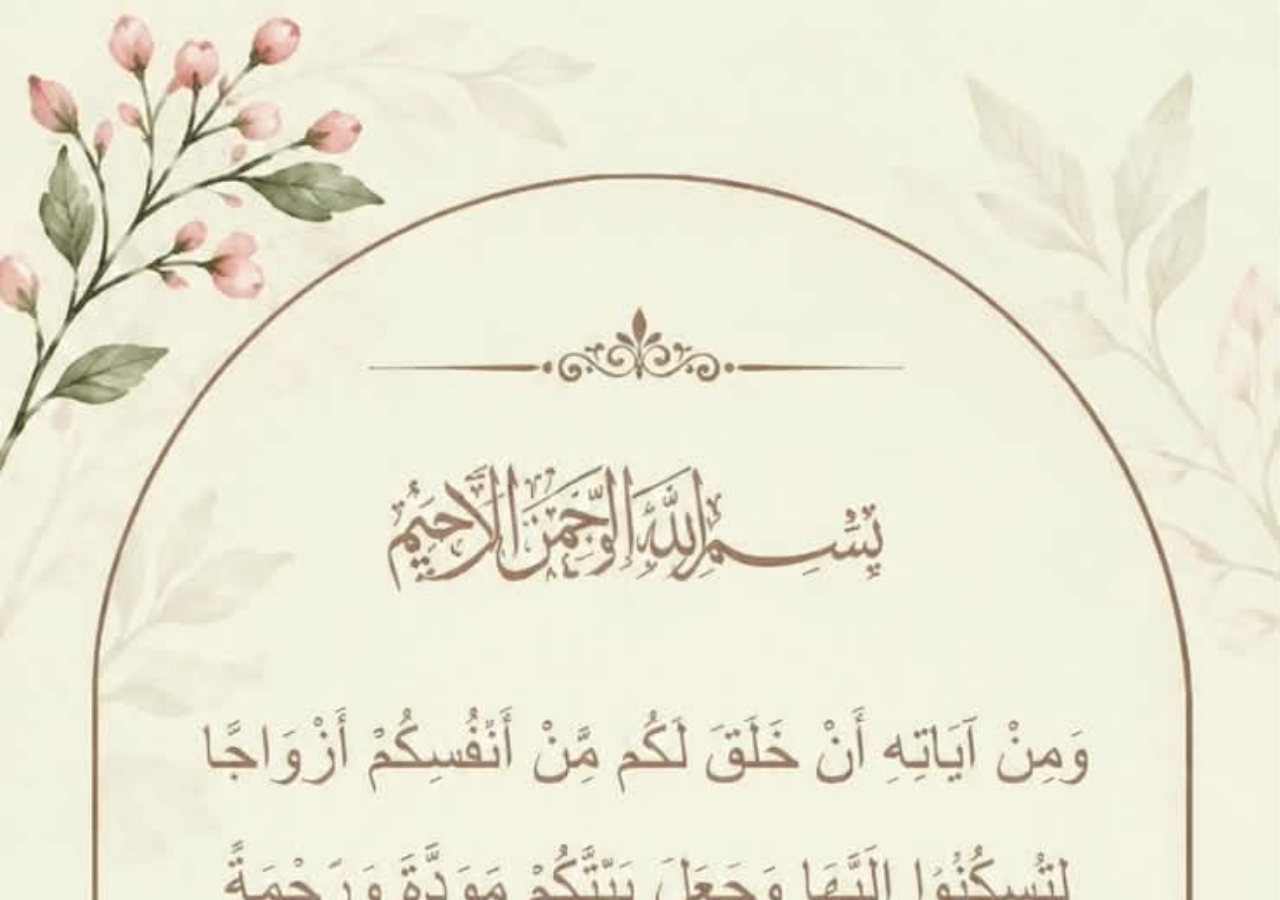
<file: index.html>
<!DOCTYPE html>
<html lang="en">
<head>
<meta charset="UTF-8">
<meta name="viewport" content="width=device-width, initial-scale=1.0, viewport-fit=cover">
<title>Osama & Sana | Nikah Invitation</title>
<style>
  *{box-sizing:border-box; margin:0; padding:0;}
  html,body{ width:100%; background:#1c0306; }
  body{ -webkit-tap-highlight-color:transparent; }

  .stage{
    position:fixed;
    inset:0;
    overflow:auto;
    background:#1c0306;
    transition:opacity .55s ease;
  }
  .stage.leaving{ opacity:0; }

  .frame{
    position:relative;
    width:100%;
    line-height:0;
    font-size:0;
  }
  .frame img{
    width:100%;
    height:120%;
    display:block;
    user-select:none;
    -webkit-user-drag:none;
  }

  .hot{
    position:absolute;
    border:none;
    cursor:pointer;
    -webkit-tap-highlight-color:transparent;
    display:block;
    border-radius:40px;
    background:rgba(227,201,138,0);
    box-shadow:0 0 0 rgba(227,201,138,0);
    transition:background-color .45s ease, box-shadow .45s ease;
  }
  .hot:focus-visible{
    outline:2px solid rgba(227,201,138,.9);
    outline-offset:3px;
  }
  .hot.firing{
    background:rgba(227,201,138,.85);
    box-shadow:0 0 26px 6px rgba(227,201,138,.55);
  }

  /* gentle looping invitation glow so it's obvious this is tappable */
  @keyframes invitePulse{
    0%, 100% { box-shadow:0 0 0 rgba(227,201,138,0); }
    50%      { box-shadow:0 0 35px 12px rgba(189, 134, 6, 0.45); }
  }
  #btnEnter{
    animation: invitePulse 2.4s ease-in-out infinite;
  }
  #btnEnter.firing{
    animation: none;
  }
  @media (prefers-reduced-motion: reduce){
    #btnEnter{ animation:none; }
  }

  /* INSHAALLAH button — re-measured directly from hero.jpg pixel coordinates
     (border box: x 341–679, y 1182–1265 out of 1024×1536), with a small
     comfortable margin added around it for an easy tap target */
  #btnEnter{
    left:30.5%;
    width:39.5%;
    top:56.3%;
    height:4%;
  }
</style>
</head>
<body>

  <div class="stage" id="stage">
    <div class="frame">
      <img src="assets/hero.jpg" alt="Bismillah and Surah Ar-Rum, Verse 21 — We created you in pairs">
      <button class="hot" id="btnEnter" type="button" aria-label="Continue to invitation — Inshaallah"></button>
    </div>
  </div>

<script>
  (function(){
    var stage = document.getElementById('stage');
    var btnEnter = document.getElementById('btnEnter');

    btnEnter.addEventListener('click', function(){
      if (btnEnter.classList.contains('firing')) return;
      btnEnter.classList.add('firing');

      setTimeout(function(){
        stage.classList.add('leaving');
      }, 420);

      setTimeout(function(){
        window.location.href = 'invitation.html';
      }, 950);
    });
  })();
</script>

</body>
</html>
</file>
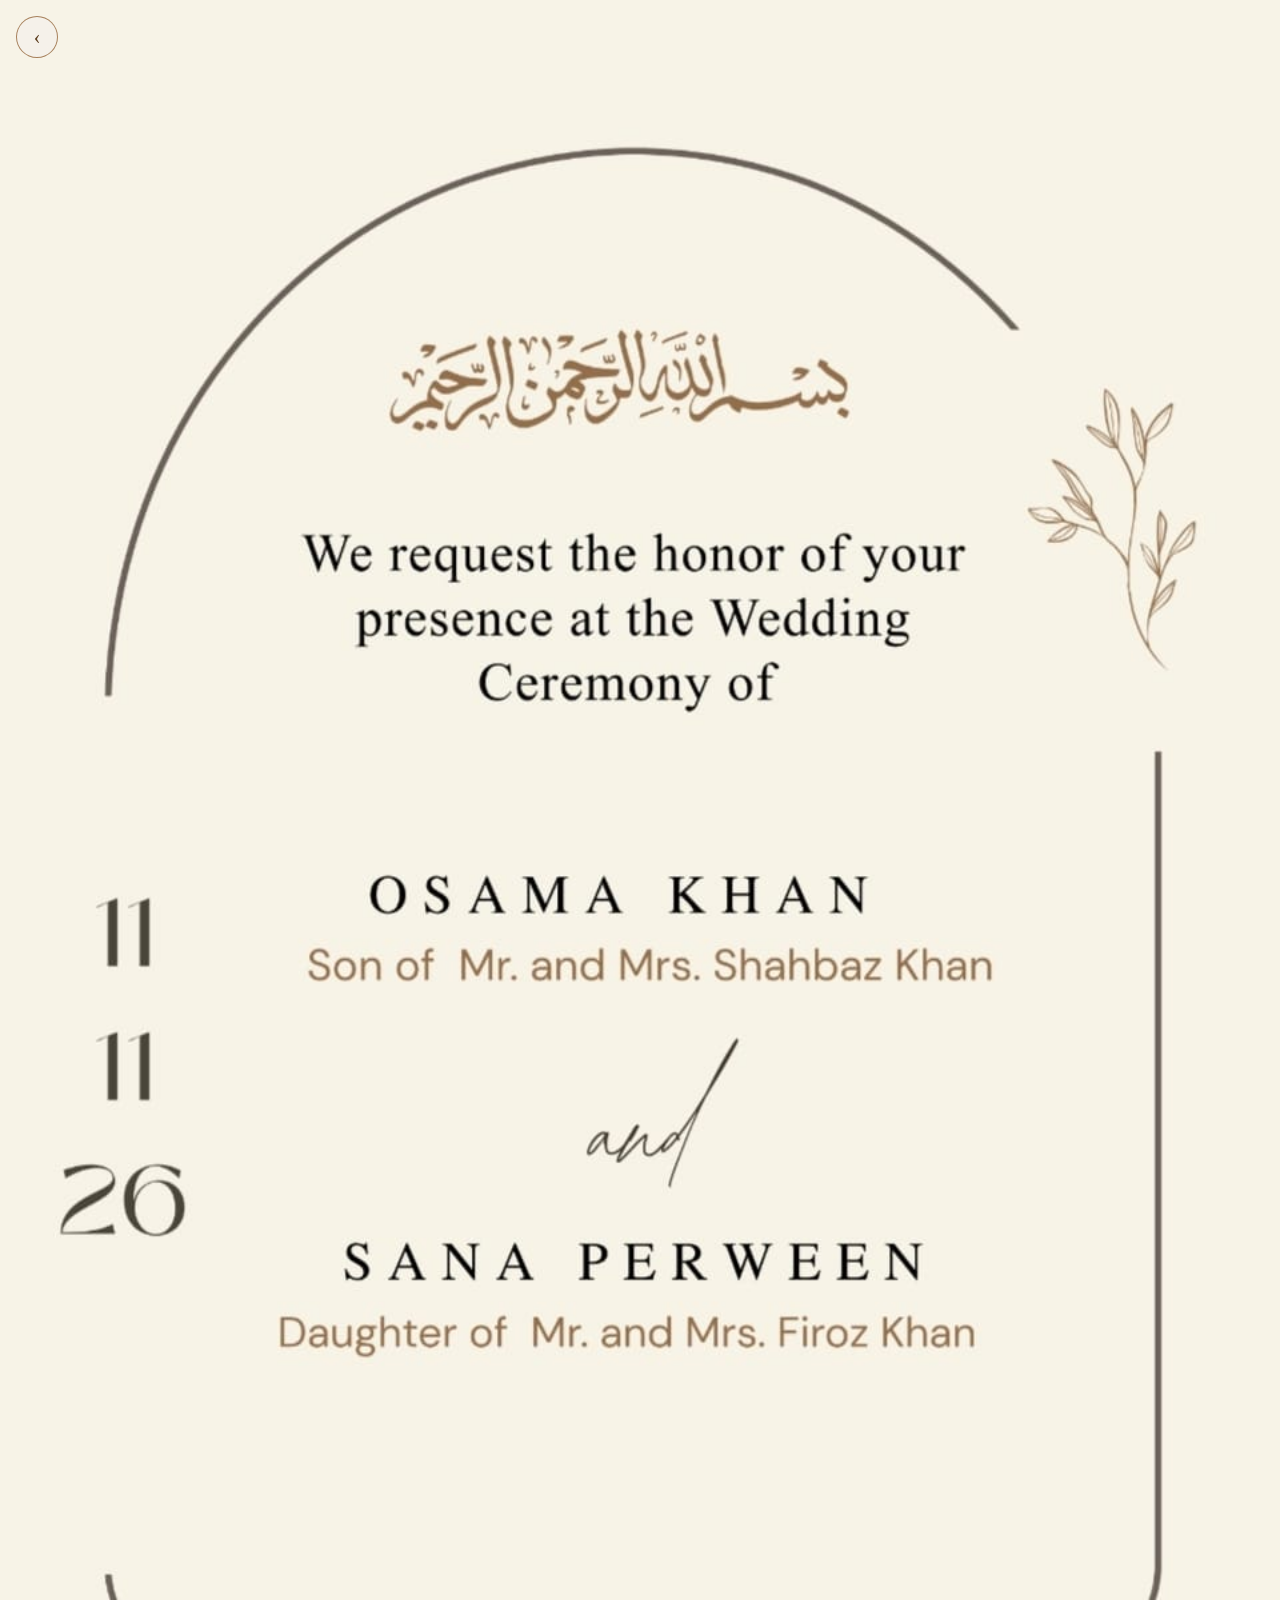
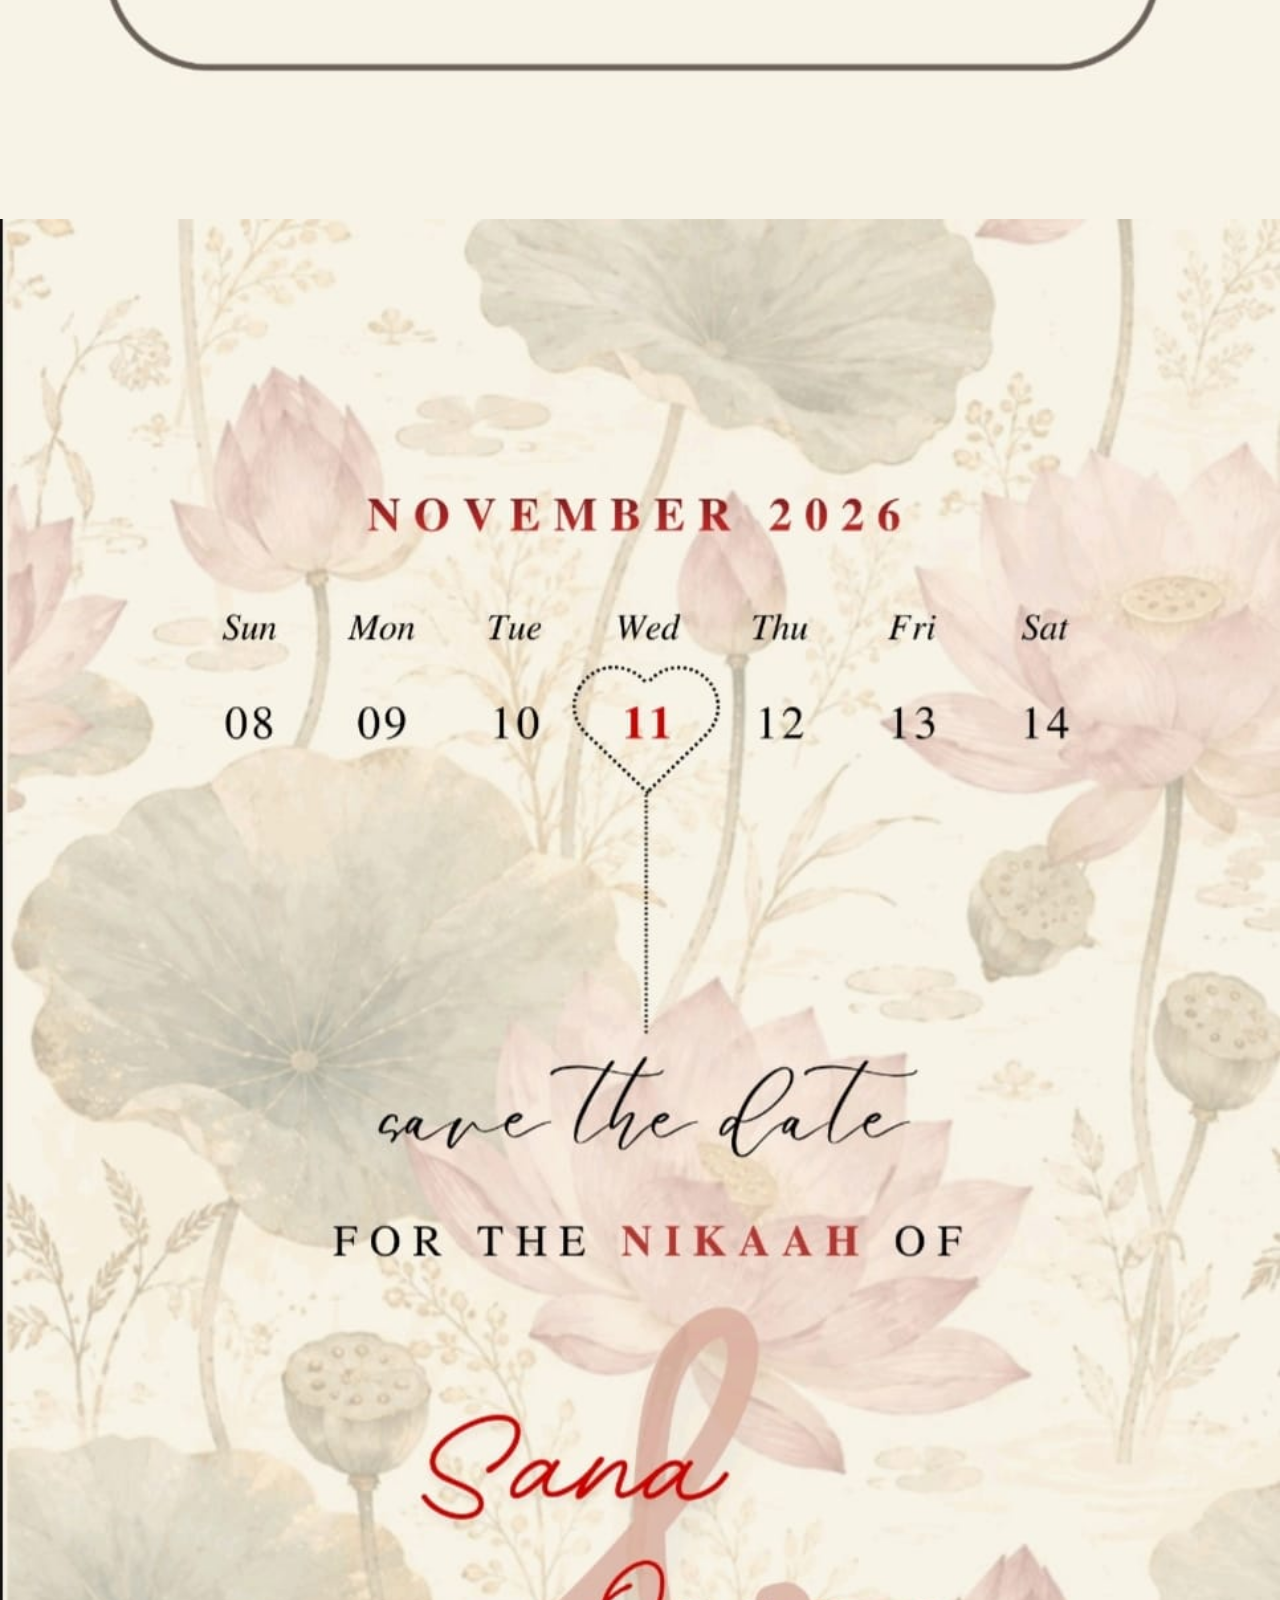
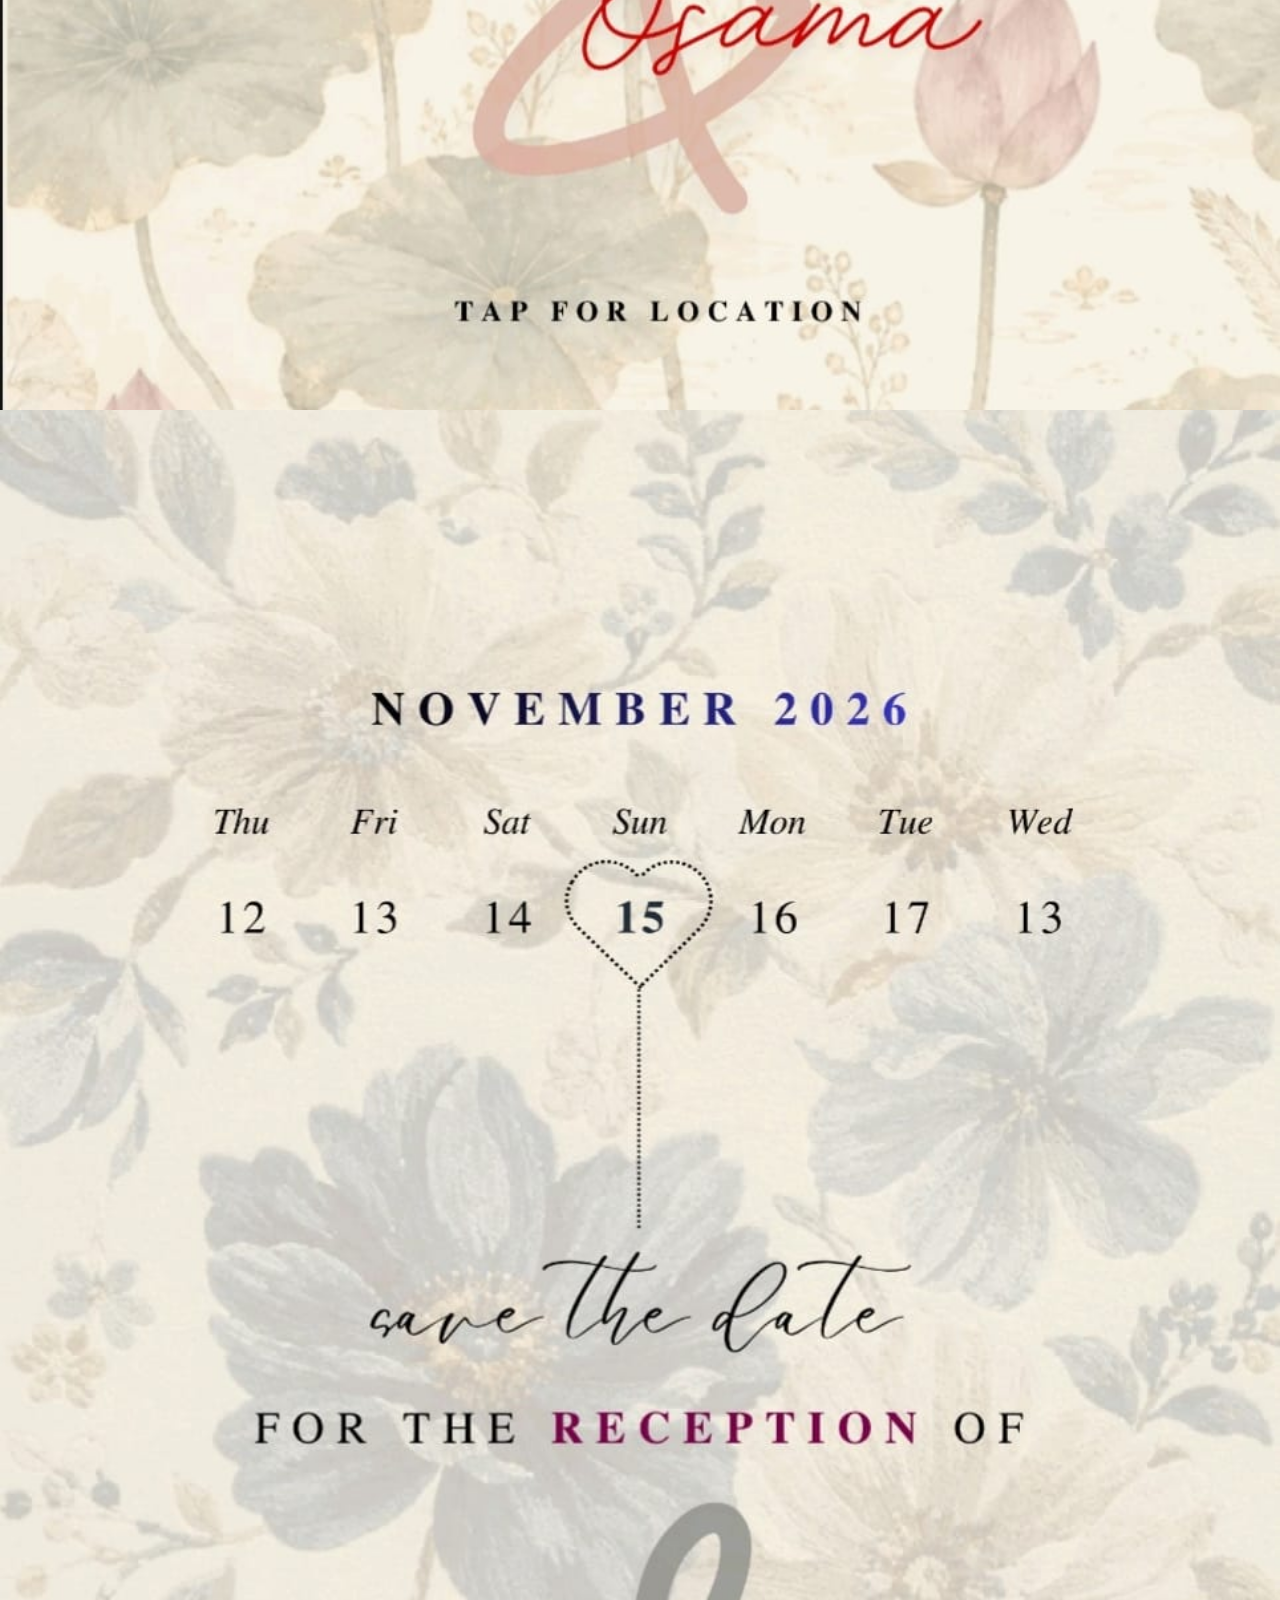
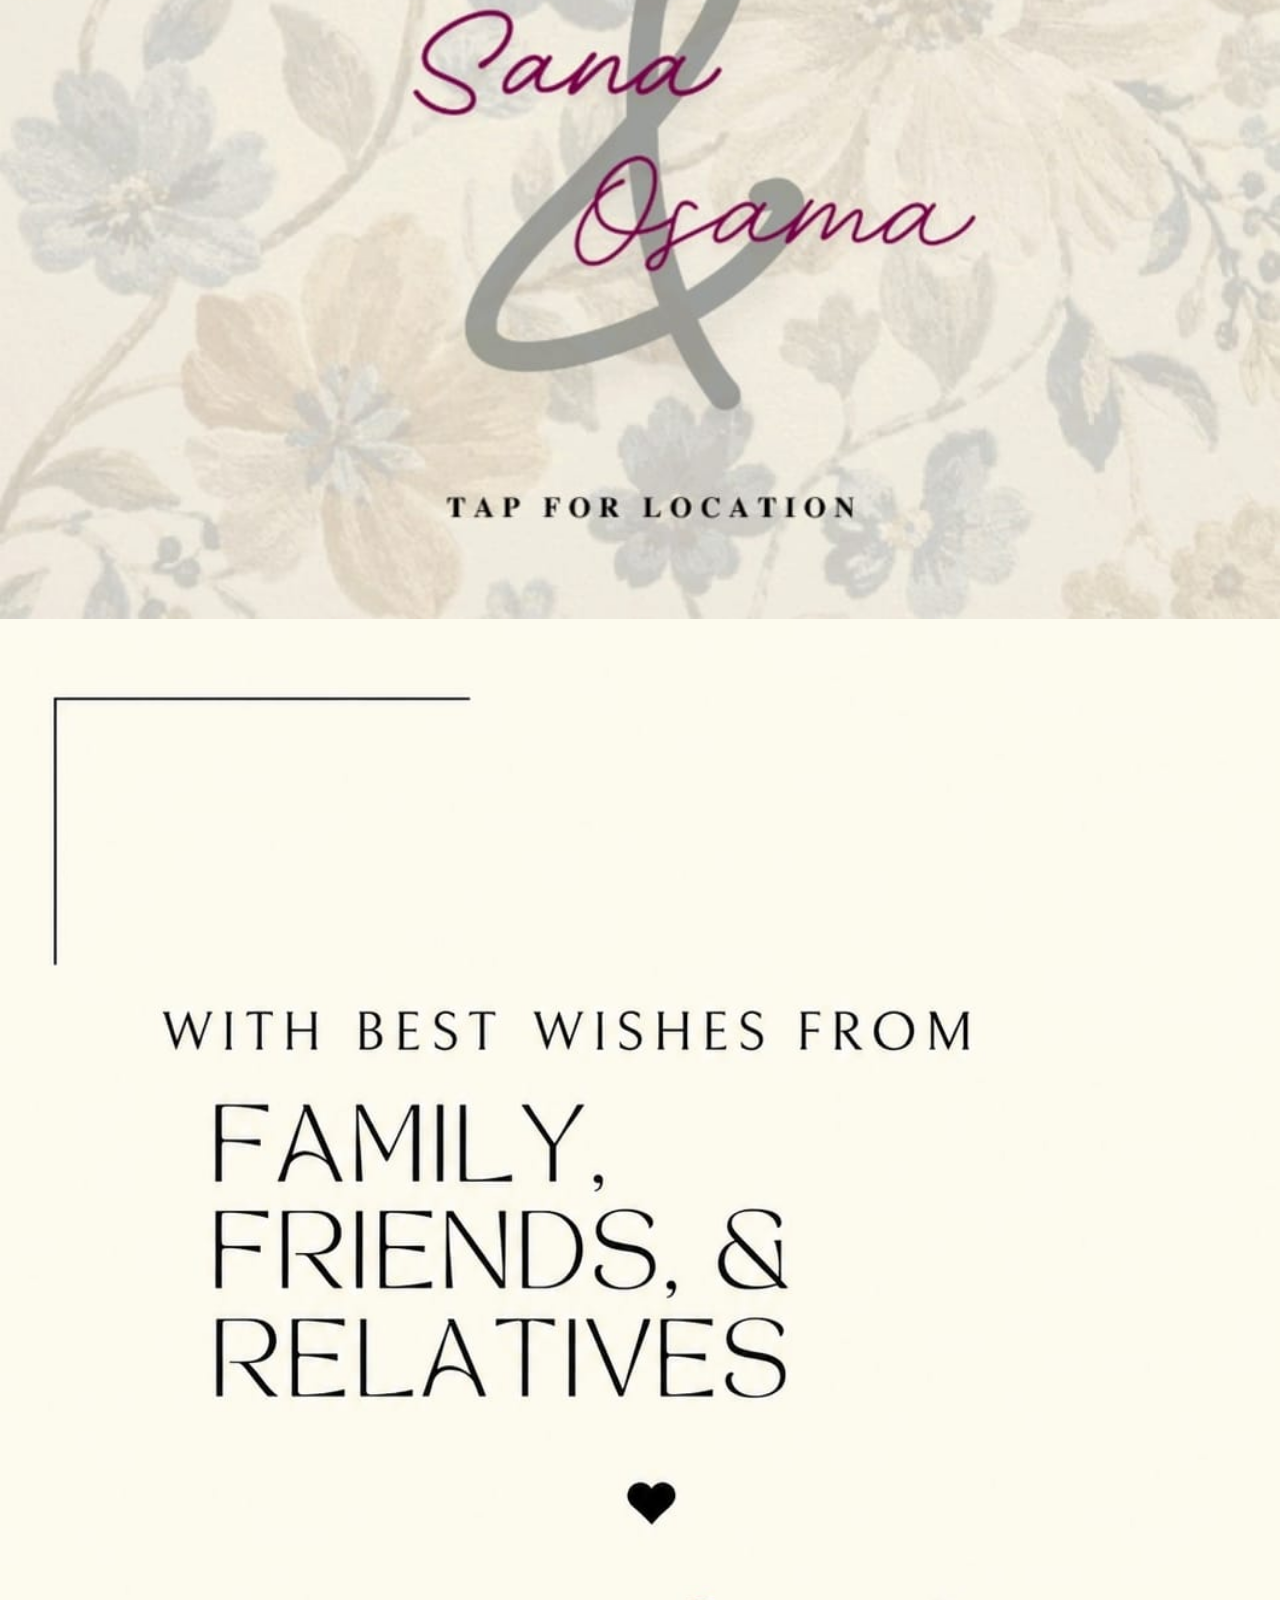
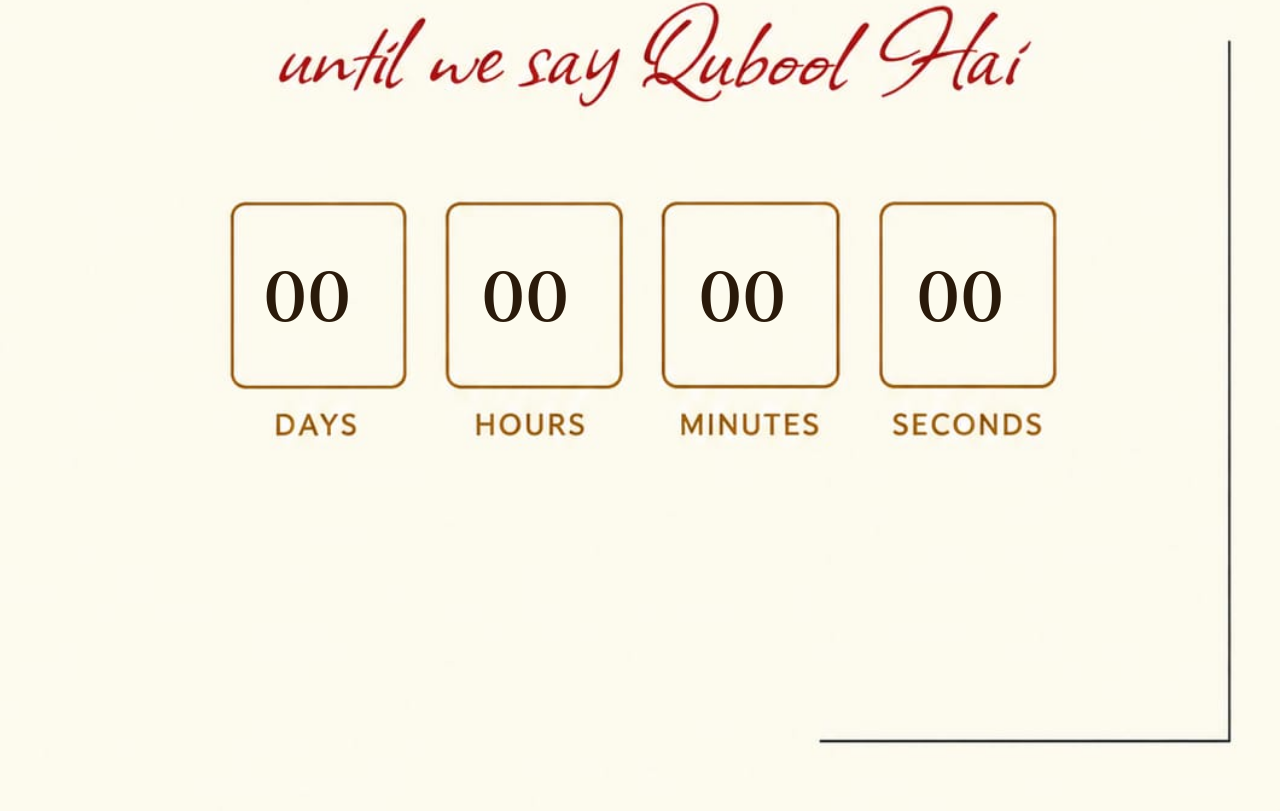
<file: invitation.html>
<!DOCTYPE html>
<html lang="en">
<head>
<meta charset="UTF-8">
<meta name="viewport" content="width=device-width, initial-scale=1.0, viewport-fit=cover">
<title>Osama & Sana | The Celebrations</title>
<link href="https://fonts.googleapis.com/css2?family=Cinzel:wght@400;600&family=Dancing+Script:wght@600&display=swap" rel="stylesheet">
<style>
  *{box-sizing:border-box; margin:0; padding:0;}
  html,body{ width:100%; background:#f5f0eb; }
  body{ -webkit-tap-highlight-color:transparent; }

  .shot{
    position:relative;
    width:100%;
    line-height:0;
    font-size:0;
  }
  .shot img{
    width:100%;
    height:auto;
    display:block;
    user-select:none;
    -webkit-user-drag:none;
  }

  /* ── back home button ── */
  #backHome{
    position:fixed;
    top:16px;
    left:16px;
    width:42px;
    height:42px;
    border-radius:50%;
    border:1px solid rgba(139,90,43,.75);
    background:rgba(245,240,235,.75);
    backdrop-filter:blur(6px);
    color:#5c3d1e;
    font-size:20px;
    display:flex;
    align-items:center;
    justify-content:center;
    cursor:pointer;
    z-index:50;
    text-decoration:none;
  }
  #backHome:focus-visible{ outline:2px solid #8b5a2b; outline-offset:3px; }

  /* ── back to top button ── */
  #backTop{
    position:fixed;
    right:16px;
    bottom:18px;
    width:42px;
    height:42px;
    border-radius:50%;
    border:1px solid rgba(139,90,43,.75);
    background:rgba(245,240,235,.75);
    backdrop-filter:blur(6px);
    color:#5c3d1e;
    font-size:20px;
    display:flex;
    align-items:center;
    justify-content:center;
    cursor:pointer;
    z-index:50;
    opacity:0;
    pointer-events:none;
    transition:opacity .35s ease;
  }
  #backTop.show{ opacity:1; pointer-events:auto; }

  /* ── TAP FOR LOCATION — Nikah (Patna) ── */
  #linkNikah {
    position: absolute;
    left: 25%;
    width: 50%;
    bottom: 2.9%;
    height: 6%;
    border-radius: 8px;
    background: transparent;
    cursor: pointer;
    display: block;
    text-decoration: none;
    -webkit-tap-highlight-color: transparent;
  }

  /* ── TAP FOR LOCATION — Walima (Delhi) ── */
  #linkWalima {
    position: absolute;
    left: 25%;
    width: 50%;
    bottom: 3%;
    height: 6%;
    border-radius: 8px;
    background: transparent;
    cursor: pointer;
    display: block;
    text-decoration: none;
    -webkit-tap-highlight-color: transparent;
  }

  /* ── Nikah: very thin soft red glow on border only ── */
  @keyframes nikahPulse {
    0%, 100% {
      border-color: rgba(180,20,20,0);
      box-shadow: none;
    }
    50% {
      border-color: rgba(180,20,20,0.45);
      box-shadow: 0 0 5px 1px rgba(180,20,20,0.18);
    }
  }

  /* ── Walima: very thin soft blue glow on border only ── */
  @keyframes walimaPulse {
    0%, 100% {
      border-color: rgba(60,60,140,0);
      box-shadow: none;
    }
    50% {
      border-color: rgba(60,60,140,0.45);
      box-shadow: 0 0 5px 1px rgba(60,60,140,0.18);
    }
  }

  #linkNikah {
    border: 2px solid rgba(180,20,20,0);
    animation: nikahPulse 2s ease-in-out infinite;
  }
  #linkWalima {
    border: 2px solid rgba(60,60,140,0);
    animation: walimaPulse 2s ease-in-out infinite;
  }

  @media (prefers-reduced-motion: reduce){
    #linkNikah, #linkWalima { animation: none; }
  }

  /* ── countdown numbers ── */
  .cd-num {
    position: absolute;
    font-family: 'Cinzel', serif;
    font-weight: 600;
    font-size: clamp(16px, 7vw, 70px);
    color: #2a1a0a;
    line-height: 1;
    transition: opacity .15s ease;
    transform: translate(-50%, -50%);
    pointer-events: none;
  }
  .cd-num.flip { opacity: 0.2; }

  #cd-days  { top: 71.5%; left: 24%; }
  #cd-hours { top: 71.5%; left: 41%; }
  #cd-mins  { top: 71.5%; left: 58%; }
  #cd-secs  { top: 71.5%; left: 75%; }

</style>
</head>
<body>

  <a id="backHome" href="index.html" aria-label="Back to start">‹</a>

  <!-- Slide 1: Intro -->
  <div class="shot" id="intro">
    <img src="assets/intro.jpg" alt="We request the honor of your presence at the Wedding Ceremony of Osama Khan and Sana Perween">
  </div>

  <!-- Slide 2: Nikah — 11 Nov 2026 — TAP FOR LOCATION → Patna -->
  <div class="shot" id="nikah">
    <img src="assets/nikah.jpg" alt="Save the date — Nikah of Sana and Osama — 11th November 2026 — Tap for Location">
    <a id="linkNikah" href="https://maps.app.goo.gl/ALRqB4v89ENVpJAg7?g_st=ac"
       target="_blank" rel="noopener" aria-label="Open Nikah venue in Google Maps — Patna"></a>
  </div>

  <!-- Slide 3: Walima — 15 Nov 2026 — TAP FOR LOCATION → Delhi -->
  <div class="shot" id="walima">
    <img src="assets/walima.jpg" alt="Save the date — Reception of Sana and Osama — 15th November 2026 — Tap for Location">
    <a id="linkWalima" href="https://maps.app.goo.gl/q4iDBPgT9Ah7VEGJ7?g_st=ac"
       target="_blank" rel="noopener" aria-label="Open Walima venue in Google Maps — Delhi"></a>
  </div>

  <!-- Slide 4: Closing — Family Friends + countdown -->
  <div class="shot" id="closing">
    <img src="assets/closing.jpg" alt="With best wishes from Family, Friends and Relatives — until we say Qubool Hai">
    <span class="cd-num" id="cd-days">--</span>
    <span class="cd-num" id="cd-hours">--</span>
    <span class="cd-num" id="cd-mins">--</span>
    <span class="cd-num" id="cd-secs">--</span>
  </div>

  <button id="backTop" type="button" aria-label="Back to top">↑</button>

<script>
  (function(){

    /* ── back to top ── */
    var backTop = document.getElementById('backTop');
    if(backTop){
      window.addEventListener('scroll', function(){
        backTop.classList.toggle('show', window.scrollY > 400);
      },{passive:true});
      backTop.addEventListener('click', function(){
        window.scrollTo({top:0, behavior:'smooth'});
      });
    }

    /* ── countdown: Nikah 11 November 2026 ── */
    var TARGET   = new Date('2026-11-11T19:00:00');
    var elDays   = document.getElementById('cd-days');
    var elHours  = document.getElementById('cd-hours');
    var elMins   = document.getElementById('cd-mins');
    var elSecs   = document.getElementById('cd-secs');
    var prevSecs = -1;

    function pad(n){ return String(n).padStart(2,'0'); }

    function flash(el){
      el.classList.add('flip');
      setTimeout(function(){ el.classList.remove('flip'); }, 150);
    }

    function tick(){
      var diff = TARGET - new Date();

      if(diff <= 0){
        elDays.textContent = elHours.textContent = elMins.textContent = elSecs.textContent = '00';
        return;
      }

      var d = Math.floor(diff / 86400000);
      var h = Math.floor((diff % 86400000) / 3600000);
      var m = Math.floor((diff % 3600000)  / 60000);
      var s = Math.floor((diff % 60000)    / 1000);

      if(s !== prevSecs){
        flash(elSecs);
        if(s === 59)             flash(elMins);
        if(s === 59 && m === 59) flash(elHours);
        if(s === 59 && m === 59 && h === 23) flash(elDays);
        prevSecs = s;
      }

      elDays.textContent  = pad(d);
      elHours.textContent = pad(h);
      elMins.textContent  = pad(m);
      elSecs.textContent  = pad(s);

      requestAnimationFrame(tick);
    }

    tick();

  })();
</script>

</body>
</html>
</file>
